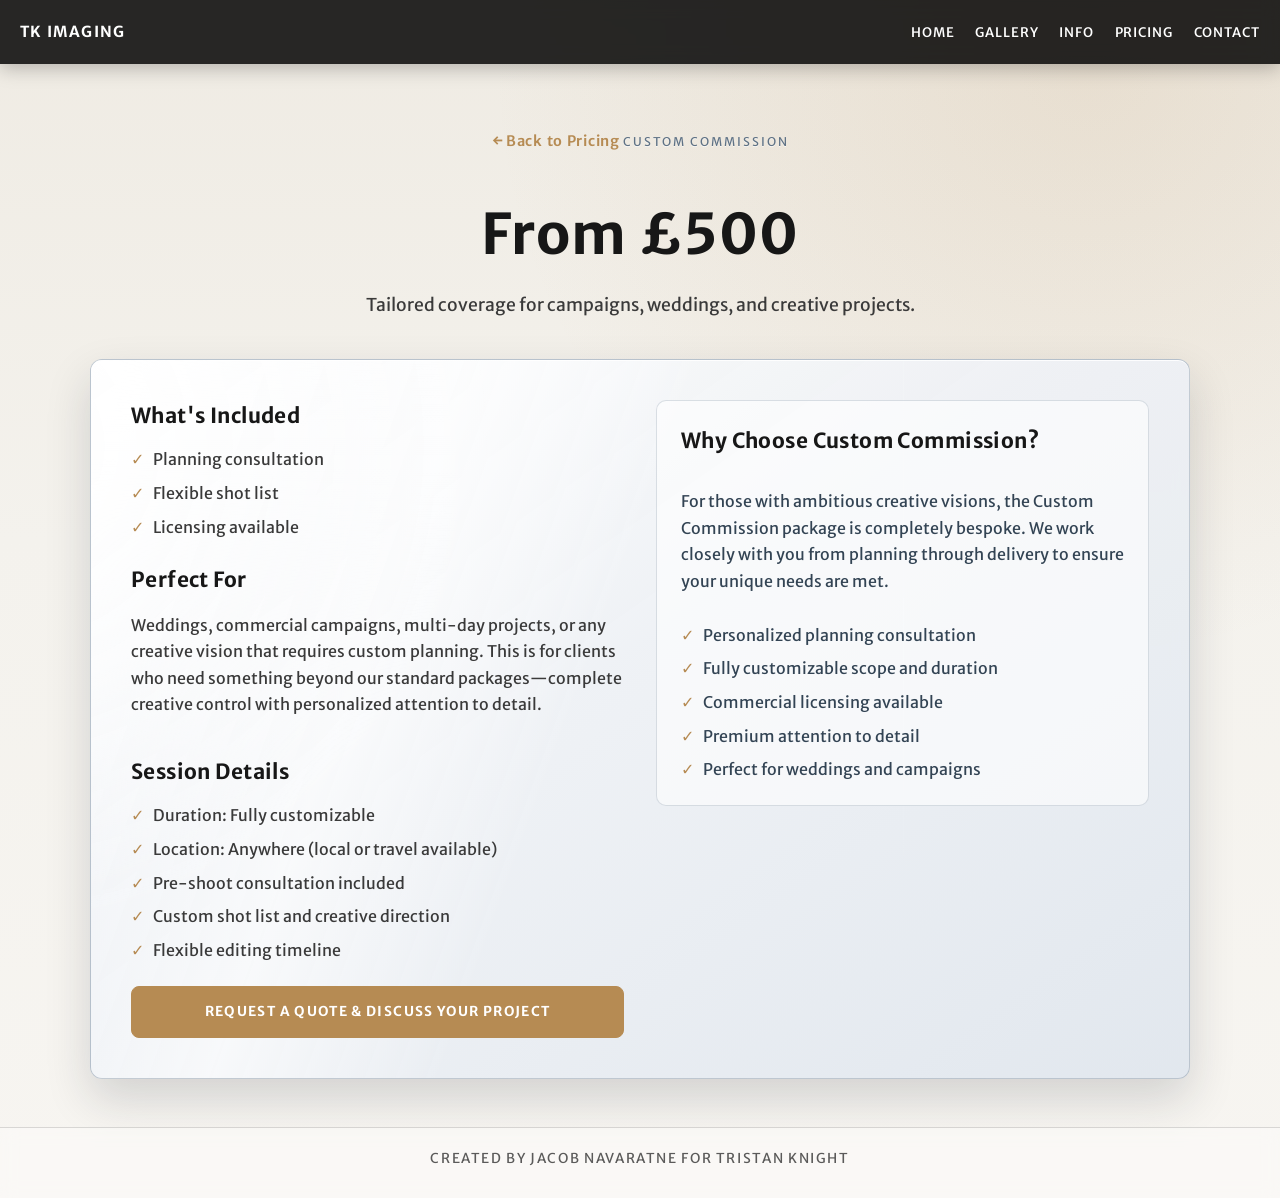
<file: custom-commission.html>
<!DOCTYPE html>
<html lang="en">
<head>
    <meta charset="UTF-8">
    <meta name="viewport" content="width=device-width, initial-scale=1.0">
    <link rel="preconnect" href="https://fonts.googleapis.com">
    <link rel="preconnect" href="https://fonts.gstatic.com" crossorigin>
    <link href="https://fonts.googleapis.com/css2?family=Merriweather+Sans:ital,wght@0,300..800;1,300..800&family=Playwrite+IT+Moderna:wght@100..400&display=swap" rel="stylesheet">
    <link rel="stylesheet" href="styles.css">
    <title>Custom Commission - TK IMAGING</title>
</head>
<body>
    <nav class="navbar">
        <div class="nav-left">TK IMAGING</div>
        <div class="nav-right">
            <a href="index.html#intro">Home</a>
            <a href="index.html#gallery">Gallery</a>
            <a href="index.html#info">Info</a>
            <a href="index.html#pricing">Pricing</a>
            <a href="index.html#contact">Contact</a>
        </div>
    </nav>

    <section class="section pricing-detail-section">
        <div class="pricing-detail-container">
            <div class="pricing-detail-header">
                <a href="index.html#pricing" class="back-link">← Back to Pricing</a>
                <span class="pricing-label platinum-label">Custom Commission</span>
                <h1>From £500</h1>
                <p class="pricing-detail-subtitle">Tailored coverage for campaigns, weddings, and creative projects.</p>
            </div>

            <div class="pricing-detail-card platinum">
                <div class="pricing-detail-content">
                    <div class="pricing-detail-column">
                        <h2>What's Included</h2>
                        <ul class="pricing-detail-list">
                            <li>Planning consultation</li>
                            <li>Flexible shot list</li>
                            <li>Licensing available</li>
                        </ul>

                        <h2>Perfect For</h2>
                        <p>Weddings, commercial campaigns, multi-day projects, or any creative vision that requires custom planning. This is for clients who need something beyond our standard packages—complete creative control with personalized attention to detail.</p>

                        <h2>Session Details</h2>
                        <ul class="pricing-detail-list">
                            <li>Duration: Fully customizable</li>
                            <li>Location: Anywhere (local or travel available)</li>
                            <li>Pre-shoot consultation included</li>
                            <li>Custom shot list and creative direction</li>
                            <li>Flexible editing timeline</li>
                        </ul>

                        <div class="pricing-cta-section">
                            <a href="mailto:tristan@knightuk.com?subject=Custom%20Commission%20Inquiry" class="pricing-cta-btn">Request a Quote & Discuss Your Project</a>
                        </div>
                    </div>

                    <div class="pricing-detail-column">
                        <div class="pricing-detail-highlight platinum">
                            <h2>Why Choose Custom Commission?</h2>
                            <p>For those with ambitious creative visions, the Custom Commission package is completely bespoke. We work closely with you from planning through delivery to ensure your unique needs are met.</p>
                            <ul class="pricing-detail-list">
                                <li>Personalized planning consultation</li>
                                <li>Fully customizable scope and duration</li>
                                <li>Commercial licensing available</li>
                                <li>Premium attention to detail</li>
                                <li>Perfect for weddings and campaigns</li>
                            </ul>
                        </div>
                    </div>
                </div>
            </div>
        </div>
    </section>

    <footer class="site-footer">
        Created by Jacob Navaratne for Tristan Knight
    </footer>
    <script src="script.js"></script>
</body>
</html>
</file>
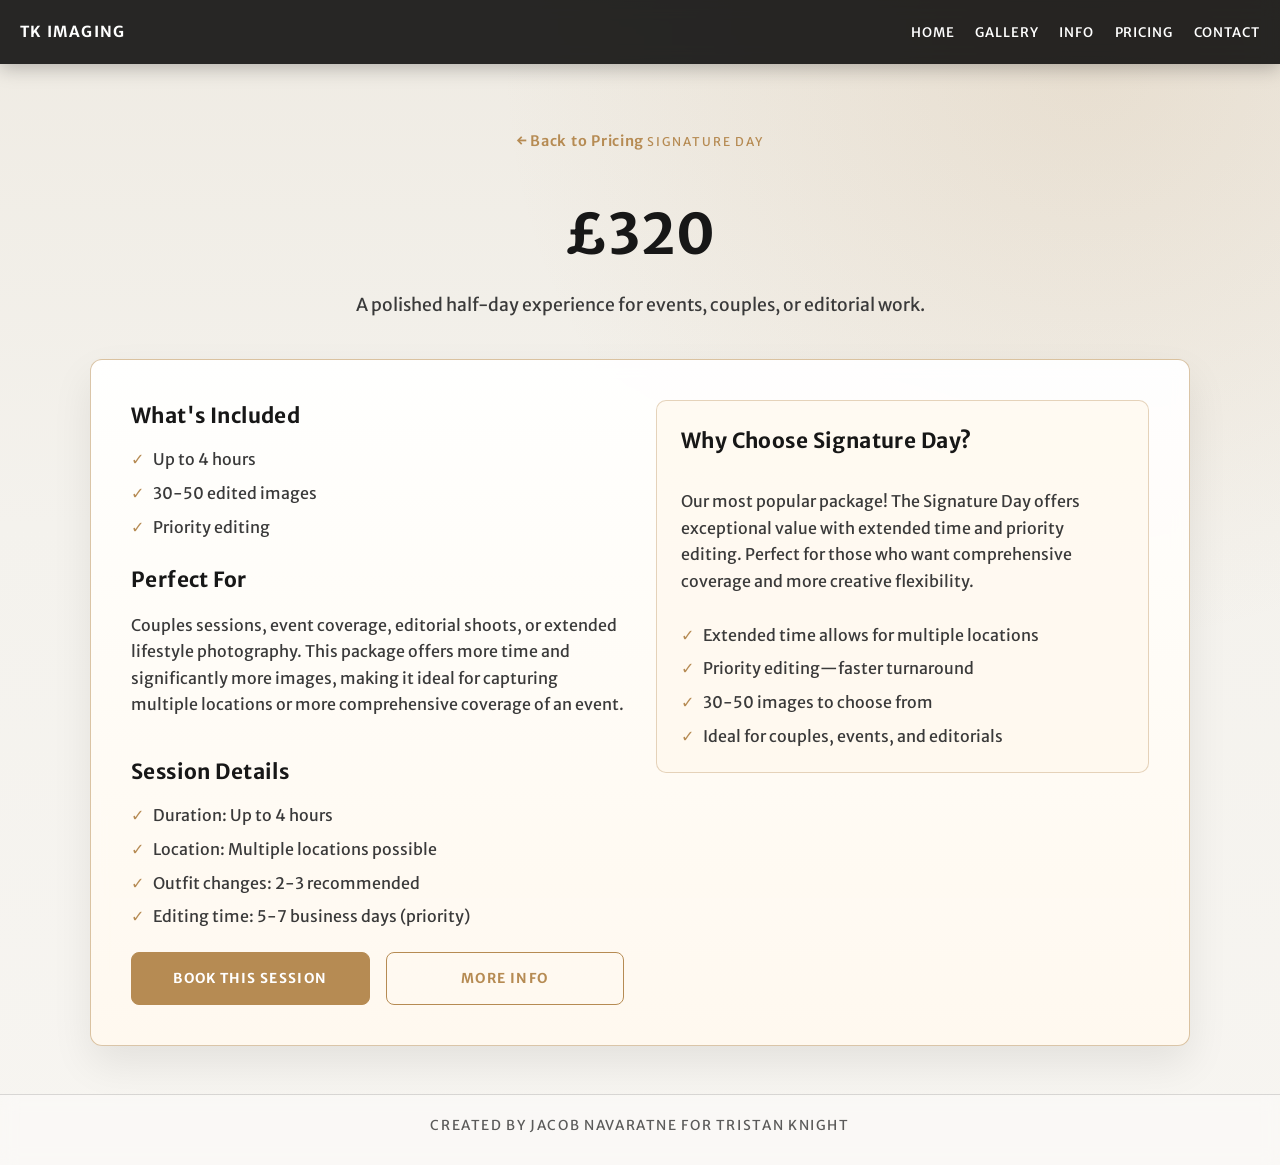
<file: signature-day.html>
<!DOCTYPE html>
<html lang="en">
<head>
    <meta charset="UTF-8">
    <meta name="viewport" content="width=device-width, initial-scale=1.0">
    <link rel="preconnect" href="https://fonts.googleapis.com">
    <link rel="preconnect" href="https://fonts.gstatic.com" crossorigin>
    <link href="https://fonts.googleapis.com/css2?family=Merriweather+Sans:ital,wght@0,300..800;1,300..800&family=Playwrite+IT+Moderna:wght@100..400&display=swap" rel="stylesheet">
    <link rel="stylesheet" href="styles.css">
    <title>Signature Day - TK IMAGING</title>
</head>
<body>
    <nav class="navbar">
        <div class="nav-left">TK IMAGING</div>
        <div class="nav-right">
            <a href="index.html#intro">Home</a>
            <a href="index.html#gallery">Gallery</a>
            <a href="index.html#info">Info</a>
            <a href="index.html#pricing">Pricing</a>
            <a href="index.html#contact">Contact</a>
        </div>
    </nav>

    <section class="section pricing-detail-section">
        <div class="pricing-detail-container">
            <div class="pricing-detail-header">
                <a href="index.html#pricing" class="back-link">← Back to Pricing</a>
                <span class="pricing-label featured-label">Signature Day</span>
                <h1>£320</h1>
                <p class="pricing-detail-subtitle">A polished half-day experience for events, couples, or editorial work.</p>
            </div>

            <div class="pricing-detail-card featured">
                <div class="pricing-detail-content">
                    <div class="pricing-detail-column">
                        <h2>What's Included</h2>
                        <ul class="pricing-detail-list">
                            <li>Up to 4 hours</li>
                            <li>30-50 edited images</li>
                            <li>Priority editing</li>
                        </ul>

                        <h2>Perfect For</h2>
                        <p>Couples sessions, event coverage, editorial shoots, or extended lifestyle photography. This package offers more time and significantly more images, making it ideal for capturing multiple locations or more comprehensive coverage of an event.</p>

                        <h2>Session Details</h2>
                        <ul class="pricing-detail-list">
                            <li>Duration: Up to 4 hours</li>
                            <li>Location: Multiple locations possible</li>
                            <li>Outfit changes: 2-3 recommended</li>
                            <li>Editing time: 5-7 business days (priority)</li>
                        </ul>

                        <div class="pricing-cta-section">
                            <a href="mailto:tristan@knightuk.com?subject=Signature%20Day%20Booking%20Inquiry" class="pricing-cta-btn">Book This Session</a>
                            <a href="index.html#contact" class="pricing-cta-btn secondary">More Info</a>
                        </div>
                    </div>

                    <div class="pricing-detail-column">
                        <div class="pricing-detail-highlight featured">
                            <h2>Why Choose Signature Day?</h2>
                            <p>Our most popular package! The Signature Day offers exceptional value with extended time and priority editing. Perfect for those who want comprehensive coverage and more creative flexibility.</p>
                            <ul class="pricing-detail-list">
                                <li>Extended time allows for multiple locations</li>
                                <li>Priority editing—faster turnaround</li>
                                <li>30-50 images to choose from</li>
                                <li>Ideal for couples, events, and editorials</li>
                            </ul>
                        </div>
                    </div>
                </div>
            </div>
        </div>
    </section>

    <footer class="site-footer">
        Created by Jacob Navaratne for Tristan Knight
    </footer>
    <script src="script.js"></script>
</body>
</html>
</file>
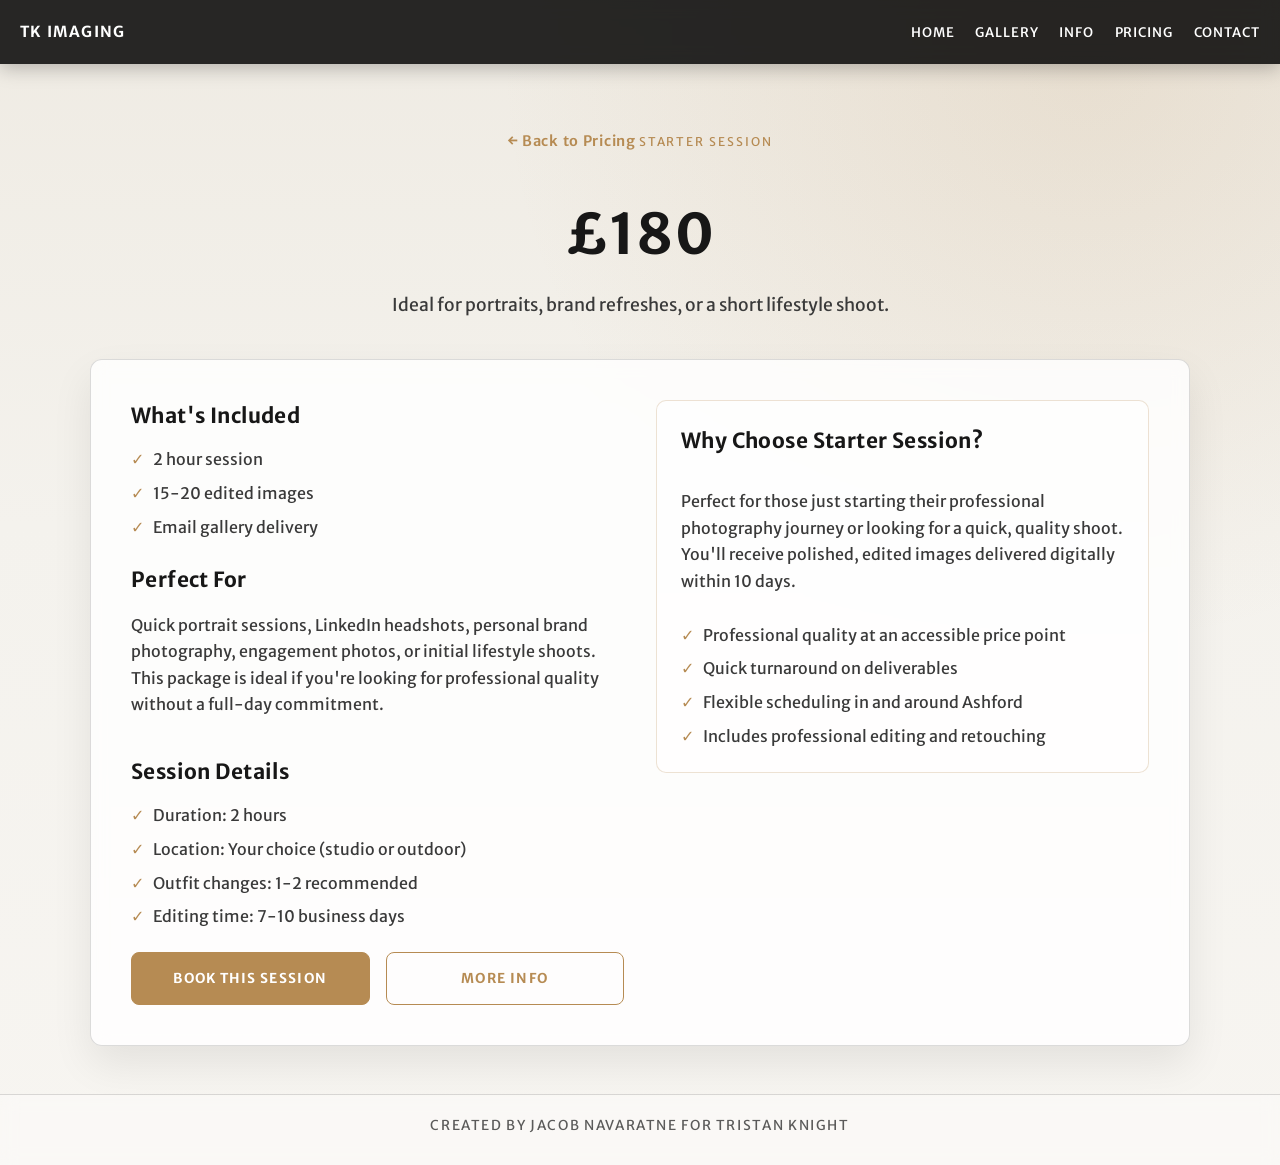
<file: starter-session.html>
<!DOCTYPE html>
<html lang="en">
<head>
    <meta charset="UTF-8">
    <meta name="viewport" content="width=device-width, initial-scale=1.0">
    <link rel="preconnect" href="https://fonts.googleapis.com">
    <link rel="preconnect" href="https://fonts.gstatic.com" crossorigin>
    <link href="https://fonts.googleapis.com/css2?family=Merriweather+Sans:ital,wght@0,300..800;1,300..800&family=Playwrite+IT+Moderna:wght@100..400&display=swap" rel="stylesheet">
    <link rel="stylesheet" href="styles.css">
    <title>Starter Session - TK IMAGING</title>
</head>
<body>
    <nav class="navbar">
        <div class="nav-left">TK IMAGING</div>
        <div class="nav-right">
            <a href="index.html#intro">Home</a>
            <a href="index.html#gallery">Gallery</a>
            <a href="index.html#info">Info</a>
            <a href="index.html#pricing">Pricing</a>
            <a href="index.html#contact">Contact</a>
        </div>
    </nav>

    <section class="section pricing-detail-section">
        <div class="pricing-detail-container">
            <div class="pricing-detail-header">
                <a href="index.html#pricing" class="back-link">← Back to Pricing</a>
                <span class="pricing-label">Starter Session</span>
                <h1>£180</h1>
                <p class="pricing-detail-subtitle">Ideal for portraits, brand refreshes, or a short lifestyle shoot.</p>
            </div>

            <div class="pricing-detail-card">
                <div class="pricing-detail-content">
                    <div class="pricing-detail-column">
                        <h2>What's Included</h2>
                        <ul class="pricing-detail-list">
                            <li>2 hour session</li>
                            <li>15-20 edited images</li>
                            <li>Email gallery delivery</li>
                        </ul>

                        <h2>Perfect For</h2>
                        <p>Quick portrait sessions, LinkedIn headshots, personal brand photography, engagement photos, or initial lifestyle shoots. This package is ideal if you're looking for professional quality without a full-day commitment.</p>

                        <h2>Session Details</h2>
                        <ul class="pricing-detail-list">
                            <li>Duration: 2 hours</li>
                            <li>Location: Your choice (studio or outdoor)</li>
                            <li>Outfit changes: 1-2 recommended</li>
                            <li>Editing time: 7-10 business days</li>
                        </ul>

                        <div class="pricing-cta-section">
                            <a href="mailto:tristan@knightuk.com?subject=Starter%20Session%20Booking%20Inquiry" class="pricing-cta-btn">Book This Session</a>
                            <a href="index.html#contact" class="pricing-cta-btn secondary">More Info</a>
                        </div>
                    </div>

                    <div class="pricing-detail-column">
                        <div class="pricing-detail-highlight">
                            <h2>Why Choose Starter Session?</h2>
                            <p>Perfect for those just starting their professional photography journey or looking for a quick, quality shoot. You'll receive polished, edited images delivered digitally within 10 days.</p>
                            <ul class="pricing-detail-list">
                                <li>Professional quality at an accessible price point</li>
                                <li>Quick turnaround on deliverables</li>
                                <li>Flexible scheduling in and around Ashford</li>
                                <li>Includes professional editing and retouching</li>
                            </ul>
                        </div>
                    </div>
                </div>
            </div>
        </div>
    </section>

    <footer class="site-footer">
        Created by Jacob Navaratne for Tristan Knight
    </footer>
    <script src="script.js"></script>
</body>
</html>
</file>
<file: styles.css>
* {
	box-sizing: border-box;
}

:root {
	--ink: #171717;
	--soft-ink: #3a3a3a;
	--paper: #f4f2ed;
	--card: #fff;
	--line: rgba(23, 23, 23, 0.15);
	--accent: #b68b53;
}

html {
	scroll-behavior: smooth;
}

body {
	font-family: 'Merriweather Sans', system-ui, -apple-system, "Segoe UI", Roboto, "Helvetica Neue", Arial, sans-serif;
	line-height: 1.6;
	color: var(--ink);
	margin: 0;
	padding: 80px 0 0;
	background:
		radial-gradient(circle at 85% 5%, rgba(182, 139, 83, 0.14) 0%, rgba(182, 139, 83, 0) 38%),
		linear-gradient(180deg, #efebe3 0%, var(--paper) 45%, #f7f5f1 100%);
}

h1,
h2 {
	font-weight: 700;
	letter-spacing: 0.02em;
	font-family: 'Merriweather Sans', system-ui, -apple-system, "Segoe UI", Roboto, "Helvetica Neue", Arial, sans-serif;
}

h1 {
	font-size: clamp(2rem, 4vw, 3.2rem);
	margin: 0;
	text-wrap: balance;
}

h2 {
	font-size: clamp(1.4rem, 3vw, 2rem);
	margin: 0;
}

p {
	margin: 0;
	color: var(--soft-ink);
}

.intro-inner,
.section-heading,
.carousel,
.contact-card {
	width: min(1100px, calc(100% - 2rem));
	margin-left: auto;
	margin-right: auto;
}

.section {
	min-height: calc(100vh - 80px);
	display: flex;
	flex-direction: column;
	justify-content: center;
	padding: 3rem 0;
	opacity: 0;
	transform: translateY(20px);
	transition: opacity 520ms ease, transform 520ms ease;
}

.section.is-visible {
	opacity: 1;
	transform: translateY(0);
}

.section + .section {
	border-top: 1px solid var(--line);
}

.hero-section {
	position: relative;
	background:
		linear-gradient(120deg, rgba(10, 10, 10, 0.72), rgba(10, 10, 10, 0.35)),
		url('gallery/photo1.jpg') center/cover no-repeat;
	color: #fff;
	padding-top: 5rem;
	padding-bottom: 5rem;
}

.hero-section p,
.hero-section .hero-subtitle {
	color: rgba(255, 255, 255, 0.9);
}

.hero-subtitle {
	font-size: 1.05rem;
	margin-top: 0.85rem;
	margin-bottom: 1rem;
	font-weight: 500;
	letter-spacing: 0.03em;
}

.hero-cta {
	display: inline-block;
	margin-top: 1.4rem;
	padding: 0.7rem 1.1rem;
	border: 1px solid rgba(255, 255, 255, 0.8);
	color: #fff;
	text-decoration: none;
	text-transform: uppercase;
	font-size: 0.82rem;
	letter-spacing: 0.14em;
	transition: background-color 220ms ease, transform 220ms ease;
}

.hero-cta:hover {
	background: rgba(255, 255, 255, 0.14);
	transform: translateY(-1px);
}

.section-heading {
	margin-bottom: 1.1rem;
}

.section-heading p {
	margin-top: 0.35rem;
}

.info-section {
	justify-content: center;
}

.info-text {
	width: min(900px, calc(100% - 2rem));
	margin: 0 auto;
	padding: 1.4rem 1.5rem;
	background: rgba(255, 255, 255, 0.72);
	border: 1px solid var(--line);
	border-radius: 12px;
	box-shadow: 0 18px 40px rgba(16, 16, 16, 0.08);
	backdrop-filter: blur(8px);
	color: var(--soft-ink);
	transition: transform 220ms ease, box-shadow 220ms ease, border-color 220ms ease;
}

.info-text:hover {
	transform: translateY(-4px);
	box-shadow: 0 24px 50px rgba(16, 16, 16, 0.12);
	border-color: rgba(182, 139, 83, 0.45);
}

.info-text p + p {
	margin-top: 0.9rem;
}

.pricing-section {
	justify-content: center;
}

.pricing-grid {
	display: grid;
	grid-template-columns: repeat(3, minmax(0, 1fr));
	gap: 1rem;
	width: min(1100px, calc(100% - 2rem));
	margin: 0 auto;
}

.pricing-card {
	background: rgba(255, 255, 255, 0.82);
	border: 1px solid var(--line);
	border-radius: 12px;
	padding: 1.5rem;
	box-shadow: 0 18px 40px rgba(16, 16, 16, 0.08);
	backdrop-filter: blur(8px);
	transition: transform 220ms ease, box-shadow 220ms ease, border-color 220ms ease;
	display: block;
	text-decoration: none;
	color: inherit;
	cursor: pointer;
}

.pricing-card:hover {
	transform: translateY(-4px);
	box-shadow: 0 24px 50px rgba(16, 16, 16, 0.12);
	border-color: rgba(182, 139, 83, 0.45);
}

.pricing-card.featured {
	background: linear-gradient(180deg, rgba(255, 255, 255, 0.94), rgba(255, 248, 238, 0.94));
	border-color: rgba(182, 139, 83, 0.5);
	transform: translateY(-10px);
}

.pricing-card.featured:hover {
	transform: translateY(-14px);
}

.pricing-card.platinum {
	position: relative;
	overflow: hidden;
	background:
		linear-gradient(145deg, rgba(255, 255, 255, 0.98) 0%, rgba(238, 241, 245, 0.95) 45%, rgba(224, 230, 237, 0.95) 100%);
	border-color: rgba(136, 151, 168, 0.5);
	box-shadow:
		0 20px 46px rgba(24, 33, 42, 0.16),
		inset 0 1px 0 rgba(255, 255, 255, 0.9);
	transform: translateY(-8px);
}

.pricing-card.platinum::before {
	content: "";
	position: absolute;
	inset: 0;
	background:
		radial-gradient(circle at 18% 12%, rgba(255, 255, 255, 0.95) 0%, rgba(255, 255, 255, 0) 44%),
		linear-gradient(110deg, rgba(255, 255, 255, 0) 32%, rgba(255, 255, 255, 0.58) 49%, rgba(255, 255, 255, 0) 66%);
	transform: translateX(-26%);
	transition: transform 420ms ease;
	pointer-events: none;
}

.pricing-card.platinum:hover {
	transform: translateY(-12px);
	border-color: rgba(166, 183, 201, 0.86);
	box-shadow:
		0 30px 58px rgba(24, 33, 42, 0.2),
		0 0 0 1px rgba(255, 255, 255, 0.8) inset;
}

.pricing-card.platinum:hover::before {
	transform: translateX(8%);
}

.pricing-card.platinum .pricing-label {
	color: #5f7285;
	font-weight: 700;
	letter-spacing: 0.18em;
	text-shadow: 0 1px 0 rgba(255, 255, 255, 0.65);
}

.pricing-card.platinum h3 {
	color: #202c39;
	text-shadow: 0 1px 0 rgba(255, 255, 255, 0.85);
}

.pricing-card.platinum p,
.pricing-card.platinum ul {
	color: #334454;
}

.pricing-label {
	display: inline-block;
	font-size: 0.75rem;
	letter-spacing: 0.16em;
	text-transform: uppercase;
	color: var(--accent);
	margin-bottom: 0.7rem;
}

.pricing-card h3 {
	font-size: clamp(1.7rem, 3vw, 2.5rem);
	margin: 0 0 0.65rem;
}

.pricing-card p {
	margin-bottom: 1rem;
}

.pricing-card ul {
	margin: 0;
	padding-left: 1.1rem;
	color: var(--soft-ink);
}

.pricing-card li + li {
	margin-top: 0.4rem;
}

.carousel {
	position: relative;
	overflow: hidden;
	border-radius: 10px;
	box-shadow: 0 25px 48px rgba(0, 0, 0, 0.16);
	background: #111;
}

.slides {
	position: relative;
}

.slide {
	position: relative;
	display: none;
	margin: 0;
	width: 100%;
	animation: fade 0.7s ease;
}

.slide img {
	width: 100%;
	height: min(64vh, 660px);
	object-fit: cover;
	object-position: center center;
	display: block;
	transition: transform 5s ease;
}

.slide.is-active img {
	transform: scale(1.02);
}

.numbertext {
	position: absolute;
	top: 10px;
	left: 12px;
	color: #f2f2f2;
	font-size: 12px;
	padding: 6px 8px;
	background: rgba(0, 0, 0, 0.35);
	border-radius: 4px;
}

.text {
	position: absolute;
	left: 0;
	right: 0;
	bottom: 0;
	color: #f2f2f2;
	font-size: 14px;
	padding: 14px 12px;
	letter-spacing: 0.08em;
	text-transform: uppercase;
	text-align: center;
	background: linear-gradient(to top, rgba(0, 0, 0, 0.76), rgba(0, 0, 0, 0));
}

.carousel-btn {
	position: absolute;
	top: 50%;
	transform: translateY(-50%);
	background: rgba(0, 0, 0, 0.55);
	color: #fff;
	border: none;
	width: 46px;
	height: 46px;
	border-radius: 50%;
	cursor: pointer;
	display: flex;
	align-items: center;
	justify-content: center;
	transition: background-color 180ms ease, transform 180ms ease;
}

.carousel-btn:hover {
	background: rgba(0, 0, 0, 0.9);
	transform: translateY(-50%) scale(1.04);
}

.carousel-btn.prev { left: 12px; }
.carousel-btn.next { right: 12px; }

.carousel-dots {
	display: flex;
	gap: 10px;
	justify-content: center;
	margin-top: 16px;
}

.carousel-dots button {
	width: 14px;
	height: 14px;
	border-radius: 50%;
	border: none;
	background: rgba(0, 0, 0, 0.25);
	cursor: pointer;
	transition: transform 180ms ease, background-color 180ms ease;
}

.carousel-dots button.active {
	background: rgba(0, 0, 0, 0.85);
	transform: scale(1.1);
}

@keyframes fade {
	from { opacity: 0.4; }
	to { opacity: 1; }
}

.navbar {
	position: fixed;
	top: 0;
	left: 0;
	right: 0;
	height: 64px;
	background: rgba(0, 0, 0, 0.84);
	backdrop-filter: blur(8px);
	color: #fff;
	display: flex;
	align-items: center;
	justify-content: space-between;
	padding: 0 1.25rem;
	z-index: 1000;
	box-shadow: 0 4px 18px rgba(0, 0, 0, 0.25);
	animation: slideDown 480ms ease;
}

.nav-left {
	font-weight: 700;
	font-size: 0.95rem;
	letter-spacing: 0.08em;
	text-transform: uppercase;
}

.nav-right a {
	color: #fff;
	text-decoration: none;
	margin-left: 1.1rem;
	font-weight: 500;
	position: relative;
	font-size: 0.82rem;
	letter-spacing: 0.07em;
	text-transform: uppercase;
}

.nav-right a:hover {
	opacity: 0.85;
}

.nav-right a::after {
	content: "";
	position: absolute;
	left: 0;
	bottom: -3px;
	width: 100%;
	height: 1px;
	background: #fff;
	transform: scaleX(0);
	transform-origin: right;
	transition: transform 220ms ease;
}

.nav-right a:hover::after {
	transform: scaleX(1);
	transform-origin: left;
}

.contact-card {
	background: var(--card);
	border: 1px solid var(--line);
	box-shadow: 0 18px 40px rgba(16, 16, 16, 0.09);
	padding: 1.4rem;
	border-radius: 10px;
}

.contact-enhanced {
	display: grid;
	grid-template-columns: 1.3fr 1fr;
	gap: 1.2rem 2rem;
	align-items: start;
	padding: 1.8rem;
	background:
		radial-gradient(circle at 88% 8%, rgba(182, 139, 83, 0.14) 0%, rgba(182, 139, 83, 0) 46%),
		linear-gradient(165deg, rgba(255, 255, 255, 0.98) 0%, rgba(249, 247, 242, 0.97) 100%);
}

.contact-copy h3 {
	margin: 0 0 0.65rem;
	font-size: clamp(1.25rem, 2vw, 1.65rem);
	line-height: 1.25;
}

.contact-copy p {
	margin: 0;
	color: #3a3a3a;
}

.contact-points {
	list-style: none;
	padding: 0;
	margin: 0;
	display: grid;
	gap: 0.6rem;
	font-size: 0.95rem;
	color: #2f2f2f;
}

.contact-points li {
	padding: 0.62rem 0.7rem;
	border: 1px solid rgba(23, 23, 23, 0.11);
	border-radius: 8px;
	background: rgba(255, 255, 255, 0.72);
	backdrop-filter: blur(5px);
}

.contact-actions {
	grid-column: 1 / -1;
	display: flex;
	flex-wrap: wrap;
	gap: 0.7rem;
}

.contact-btn {
	display: inline-flex;
	align-items: center;
	justify-content: center;
	padding: 0.74rem 1.15rem;
	border-radius: 999px;
	font-size: 0.78rem;
	font-weight: 700;
	letter-spacing: 0.1em;
	text-transform: uppercase;
	text-decoration: none;
	transition: transform 180ms ease, box-shadow 180ms ease, background-color 180ms ease, color 180ms ease;
}

.contact-btn-primary {
	border: 1px solid #111;
	background: #111;
	color: #fff;
}

.contact-btn-primary:hover {
	transform: translateY(-2px);
	box-shadow: 0 10px 18px rgba(0, 0, 0, 0.16);
	background: #252525;
}

.contact-btn-secondary {
	border: 1px solid rgba(23, 23, 23, 0.23);
	background: rgba(255, 255, 255, 0.76);
	color: #1f1f1f;
}

.contact-btn-secondary:hover {
	transform: translateY(-2px);
	box-shadow: 0 8px 16px rgba(0, 0, 0, 0.1);
	background: rgba(255, 255, 255, 0.98);
}

.site-footer {
	padding: 1.25rem 1rem 1.75rem;
	text-align: center;
	font-size: 0.85rem;
	letter-spacing: 0.12em;
	text-transform: uppercase;
	color: rgba(23, 23, 23, 0.7);
	border-top: 1px solid var(--line);
	background: rgba(255, 255, 255, 0.35);
	backdrop-filter: blur(8px);
}

.site-footer a {
	color: var(--ink);
	text-decoration: none;
	font-weight: 700;
	border-bottom: 1px solid rgba(23, 23, 23, 0.35);
	padding-bottom: 1px;
	transition: color 180ms ease, border-color 180ms ease;
}

.site-footer a:hover {
	color: var(--accent);
	border-color: rgba(182, 139, 83, 0.7);
}

.pricing-detail-section {
	justify-content: center;
}

.pricing-detail-container {
	width: min(1100px, calc(100% - 2rem));
	margin: 0 auto;
}

.pricing-detail-header {
	margin-bottom: 2.5rem;
	text-align: center;
}

.back-link {
	display: inline-block;
	margin-bottom: 1.5rem;
	color: var(--accent);
	text-decoration: none;
	font-size: 0.9rem;
	font-weight: 600;
	letter-spacing: 0.05em;
	transition: color 220ms ease, transform 220ms ease;
}

.back-link:hover {
	color: var(--ink);
	transform: translateX(-4px);
}

.pricing-detail-header h1 {
	font-size: clamp(2.2rem, 5vw, 3.5rem);
	margin: 0.8rem 0 0.5rem;
	color: var(--ink);
}

.pricing-detail-subtitle {
	font-size: 1.1rem;
	color: var(--soft-ink);
	margin-top: 0.7rem;
	max-width: 700px;
	margin-left: auto;
	margin-right: auto;
}

.pricing-detail-card {
	background: rgba(255, 255, 255, 0.82);
	border: 1px solid var(--line);
	border-radius: 12px;
	padding: 2.5rem;
	box-shadow: 0 18px 40px rgba(16, 16, 16, 0.08);
	backdrop-filter: blur(8px);
	transition: transform 220ms ease, box-shadow 220ms ease, border-color 220ms ease;
}

.pricing-detail-card:hover {
	transform: translateY(-4px);
	box-shadow: 0 24px 50px rgba(16, 16, 16, 0.12);
	border-color: rgba(182, 139, 83, 0.45);
}

.pricing-detail-card.featured {
	background: linear-gradient(180deg, rgba(255, 255, 255, 0.94), rgba(255, 248, 238, 0.94));
	border-color: rgba(182, 139, 83, 0.5);
}

.pricing-detail-card.platinum {
	position: relative;
	overflow: hidden;
	background:
		linear-gradient(145deg, rgba(255, 255, 255, 0.98) 0%, rgba(238, 241, 245, 0.95) 45%, rgba(224, 230, 237, 0.95) 100%);
	border-color: rgba(136, 151, 168, 0.5);
	box-shadow:
		0 20px 46px rgba(24, 33, 42, 0.16),
		inset 0 1px 0 rgba(255, 255, 255, 0.9);
}

.pricing-detail-card.platinum::before {
	content: "";
	position: absolute;
	inset: 0;
	background:
		radial-gradient(circle at 18% 12%, rgba(255, 255, 255, 0.95) 0%, rgba(255, 255, 255, 0) 44%),
		linear-gradient(110deg, rgba(255, 255, 255, 0) 32%, rgba(255, 255, 255, 0.58) 49%, rgba(255, 255, 255, 0) 66%);
	transform: translateX(-26%);
	transition: transform 420ms ease;
	pointer-events: none;
	z-index: 1;
}

.pricing-detail-card.platinum:hover::before {
	transform: translateX(8%);
}

.pricing-detail-content {
	display: grid;
	grid-template-columns: 1fr 1fr;
	gap: 2rem;
	position: relative;
	z-index: 2;
}

.pricing-detail-column {
	display: flex;
	flex-direction: column;
}

.pricing-detail-column h2 {
	font-size: 1.3rem;
	margin-top: 1.6rem;
	margin-bottom: 0.9rem;
	color: var(--ink);
}

.pricing-detail-column h2:first-child {
	margin-top: 0;
}

.pricing-detail-list {
	list-style: none;
	padding: 0;
	margin: 0;
	display: flex;
	flex-direction: column;
	gap: 0.6rem;
}

.pricing-detail-list li {
	color: var(--soft-ink);
	padding-left: 1.4rem;
	position: relative;
	line-height: 1.5;
}

.pricing-detail-list li::before {
	content: "✓";
	position: absolute;
	left: 0;
	color: var(--accent);
	font-weight: 700;
}

.pricing-detail-column p {
	color: var(--soft-ink);
	margin-bottom: 0.8rem;
	line-height: 1.65;
}

.pricing-detail-highlight {
	background: rgba(255, 255, 255, 0.55);
	border: 1px solid rgba(182, 139, 83, 0.25);
	border-radius: 10px;
	padding: 1.5rem;
	display: flex;
	flex-direction: column;
	gap: 1rem;
}

.pricing-detail-highlight h2 {
	margin-top: 0;
	color: var(--ink);
}

.pricing-detail-highlight.featured {
	background: rgba(255, 248, 238, 0.72);
	border-color: rgba(182, 139, 83, 0.35);
}

.pricing-detail-highlight.platinum {
	background: rgba(255, 255, 255, 0.6);
	border-color: rgba(136, 151, 168, 0.3);
}

.pricing-detail-highlight.platinum p {
	color: #334454;
}

.pricing-detail-highlight.platinum li {
	color: #334454;
}

.pricing-cta-section {
	display: flex;
	gap: 1rem;
	margin-top: auto;
	padding-top: 1.5rem;
}

.pricing-cta-btn {
	flex: 1;
	display: inline-flex;
	align-items: center;
	justify-content: center;
	padding: 0.9rem 1.4rem;
	border-radius: 8px;
	font-size: 0.85rem;
	font-weight: 700;
	letter-spacing: 0.1em;
	text-transform: uppercase;
	text-decoration: none;
	border: 1px solid var(--accent);
	background: var(--accent);
	color: #fff;
	transition: transform 220ms ease, box-shadow 220ms ease, background-color 220ms ease;
	cursor: pointer;
}

.pricing-cta-btn:hover {
	transform: translateY(-2px);
	box-shadow: 0 10px 24px rgba(182, 139, 83, 0.3);
	background: #a0754a;
}

.pricing-cta-btn.secondary {
	background: transparent;
	color: var(--accent);
	border: 1px solid var(--accent);
}

.pricing-cta-btn.secondary:hover {
	background: rgba(182, 139, 83, 0.1);
	box-shadow: 0 8px 20px rgba(182, 139, 83, 0.2);
}

.featured-label {
	color: #b68b53;
}

.platinum-label {
	color: #5f7285;
	text-shadow: 0 1px 0 rgba(255, 255, 255, 0.65);
}

.pricing-detail-card.platinum .pricing-label {
	color: #5f7285;
	font-weight: 700;
	letter-spacing: 0.18em;
	text-shadow: 0 1px 0 rgba(255, 255, 255, 0.65);
}

.pricing-detail-card.platinum h1 {
	color: #202c39;
	text-shadow: 0 1px 0 rgba(255, 255, 255, 0.85);
}

.pricing-detail-card.platinum .pricing-detail-subtitle {
	color: #334454;
}

@keyframes slideDown {
	from {
		opacity: 0;
		transform: translateY(-18px);
	}
	to {
		opacity: 1;
		transform: translateY(0);
	}
}

@media (prefers-reduced-motion: reduce) {
	* {
		animation-duration: 0.01ms !important;
		animation-iteration-count: 1 !important;
		transition-duration: 0.01ms !important;
		scroll-behavior: auto !important;
	}
}

@media (max-width: 900px) {
	.pricing-detail-content {
		grid-template-columns: 1fr;
	}
}

@media (max-width: 820px) {
	body {
		padding-top: 72px;
	}

	.navbar {
		height: 58px;
		padding: 0 0.8rem;
	}

	.nav-left {
		font-size: 0.72rem;
	}

	.nav-right a {
		margin-left: 0.6rem;
		font-size: 0.7rem;
	}

	.slide img {
		height: 48vh;
	}

	.numbertext {
		font-size: 11px;
	}

	.text {
		font-size: 12px;
	}

	.pricing-grid {
		grid-template-columns: 1fr;
	}

	.pricing-card.featured {
		transform: none;
	}

	.pricing-card.platinum {
		transform: none;
	}

	.pricing-card.featured:hover {
		transform: translateY(-4px);
	}

	.pricing-card.platinum:hover {
		transform: translateY(-4px);
	}

	.contact-enhanced {
		grid-template-columns: 1fr;
		padding: 1.35rem;
		gap: 1rem;
	}

	.contact-actions {
		flex-direction: column;
	}

	.contact-btn {
		width: 100%;
	}

	.pricing-detail-card {
		padding: 1.5rem;
	}

	.pricing-detail-content {
		grid-template-columns: 1fr;
	}

	.pricing-cta-section {
		flex-direction: column;
	}

	.pricing-cta-btn {
		width: 100%;
	}

	.pricing-detail-highlight {
		padding: 1.2rem;
	}
}
</file>
